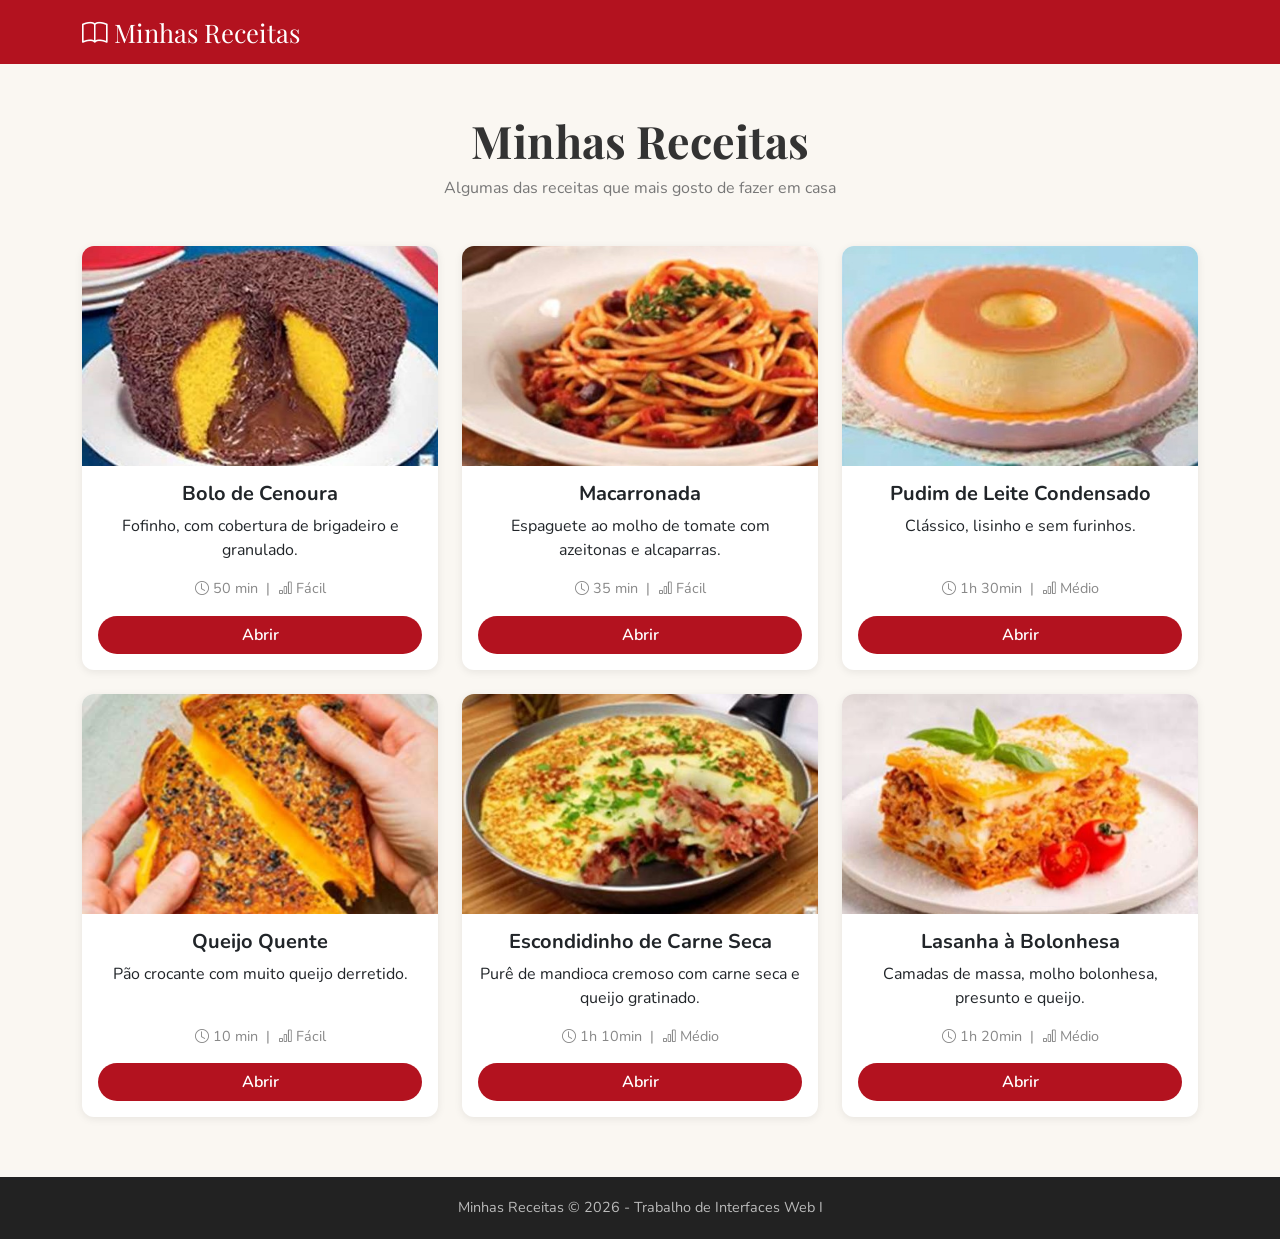
<file: index.html>
<!DOCTYPE html>
<html lang="pt-br">
<head>
  <meta charset="UTF-8">
  <meta name="viewport" content="width=device-width, initial-scale=1.0">
  <title>Minhas Receitas</title>
  <link href="https://cdn.jsdelivr.net/npm/bootstrap@5.3.3/dist/css/bootstrap.min.css" rel="stylesheet">
  <link href="https://cdn.jsdelivr.net/npm/bootstrap-icons@1.11.3/font/bootstrap-icons.min.css" rel="stylesheet">
  <link rel="preconnect" href="https://fonts.googleapis.com">
  <link href="https://fonts.googleapis.com/css2?family=Nunito:wght@400;600;700&family=Playfair+Display:wght@700&display=swap" rel="stylesheet">
  <link rel="stylesheet" href="css/style.css">
</head>
<body>

  <nav class="navbar navbar-dark">
    <div class="container">
      <a class="navbar-brand" href="index.html"><i class="bi bi-book"></i> Minhas Receitas</a>
    </div>
  </nav>

  <header class="topo">
    <div class="container">
      <h1>Minhas Receitas</h1>
      <p>Algumas das receitas que mais gosto de fazer em casa</p>
    </div>
  </header>

  <main class="container">
    <div class="row row-cols-1 row-cols-sm-2 row-cols-lg-3 g-4">

        <div class="col">
          <div class="card card-receita h-100">
            <img src="img/bolo-de-cenoura.jpg" class="card-img-top" alt="Bolo de Cenoura">
            <div class="card-body text-center d-flex flex-column">
              <h5 class="card-title">Bolo de Cenoura</h5>
              <p class="card-text">Fofinho, com cobertura de brigadeiro e granulado.</p>
              <p class="info-rapida mt-auto">
                <i class="bi bi-clock"></i> 50 min &nbsp;|&nbsp;
                <i class="bi bi-bar-chart"></i> Fácil
              </p>
              <a href="receitas/bolo-de-cenoura.html" class="btn btn-abrir">Abrir</a>
            </div>
          </div>
        </div>

        <div class="col">
          <div class="card card-receita h-100">
            <img src="img/macarronada.jpg" class="card-img-top" alt="Macarronada">
            <div class="card-body text-center d-flex flex-column">
              <h5 class="card-title">Macarronada</h5>
              <p class="card-text">Espaguete ao molho de tomate com azeitonas e alcaparras.</p>
              <p class="info-rapida mt-auto">
                <i class="bi bi-clock"></i> 35 min &nbsp;|&nbsp;
                <i class="bi bi-bar-chart"></i> Fácil
              </p>
              <a href="receitas/macarronada.html" class="btn btn-abrir">Abrir</a>
            </div>
          </div>
        </div>

        <div class="col">
          <div class="card card-receita h-100">
            <img src="img/pudim.jpg" class="card-img-top" alt="Pudim de Leite Condensado">
            <div class="card-body text-center d-flex flex-column">
              <h5 class="card-title">Pudim de Leite Condensado</h5>
              <p class="card-text">Clássico, lisinho e sem furinhos.</p>
              <p class="info-rapida mt-auto">
                <i class="bi bi-clock"></i> 1h 30min &nbsp;|&nbsp;
                <i class="bi bi-bar-chart"></i> Médio
              </p>
              <a href="receitas/pudim.html" class="btn btn-abrir">Abrir</a>
            </div>
          </div>
        </div>

        <div class="col">
          <div class="card card-receita h-100">
            <img src="img/queijo-quente.jpg" class="card-img-top" alt="Queijo Quente">
            <div class="card-body text-center d-flex flex-column">
              <h5 class="card-title">Queijo Quente</h5>
              <p class="card-text">Pão crocante com muito queijo derretido.</p>
              <p class="info-rapida mt-auto">
                <i class="bi bi-clock"></i> 10 min &nbsp;|&nbsp;
                <i class="bi bi-bar-chart"></i> Fácil
              </p>
              <a href="receitas/queijo-quente.html" class="btn btn-abrir">Abrir</a>
            </div>
          </div>
        </div>

        <div class="col">
          <div class="card card-receita h-100">
            <img src="img/escondidinho.jpg" class="card-img-top" alt="Escondidinho de Carne Seca">
            <div class="card-body text-center d-flex flex-column">
              <h5 class="card-title">Escondidinho de Carne Seca</h5>
              <p class="card-text">Purê de mandioca cremoso com carne seca e queijo gratinado.</p>
              <p class="info-rapida mt-auto">
                <i class="bi bi-clock"></i> 1h 10min &nbsp;|&nbsp;
                <i class="bi bi-bar-chart"></i> Médio
              </p>
              <a href="receitas/escondidinho.html" class="btn btn-abrir">Abrir</a>
            </div>
          </div>
        </div>

        <div class="col">
          <div class="card card-receita h-100">
            <img src="img/lasanha.jpg" class="card-img-top" alt="Lasanha à Bolonhesa">
            <div class="card-body text-center d-flex flex-column">
              <h5 class="card-title">Lasanha à Bolonhesa</h5>
              <p class="card-text">Camadas de massa, molho bolonhesa, presunto e queijo.</p>
              <p class="info-rapida mt-auto">
                <i class="bi bi-clock"></i> 1h 20min &nbsp;|&nbsp;
                <i class="bi bi-bar-chart"></i> Médio
              </p>
              <a href="receitas/lasanha.html" class="btn btn-abrir">Abrir</a>
            </div>
          </div>
        </div>

    </div>
  </main>

  <footer>
    <div class="container text-center">
      <p class="mb-0">Minhas Receitas &copy; 2026 - Trabalho de Interfaces Web I</p>
    </div>
  </footer>

  <script src="https://cdn.jsdelivr.net/npm/bootstrap@5.3.3/dist/js/bootstrap.bundle.min.js"></script>
</body>
</html>
</file>
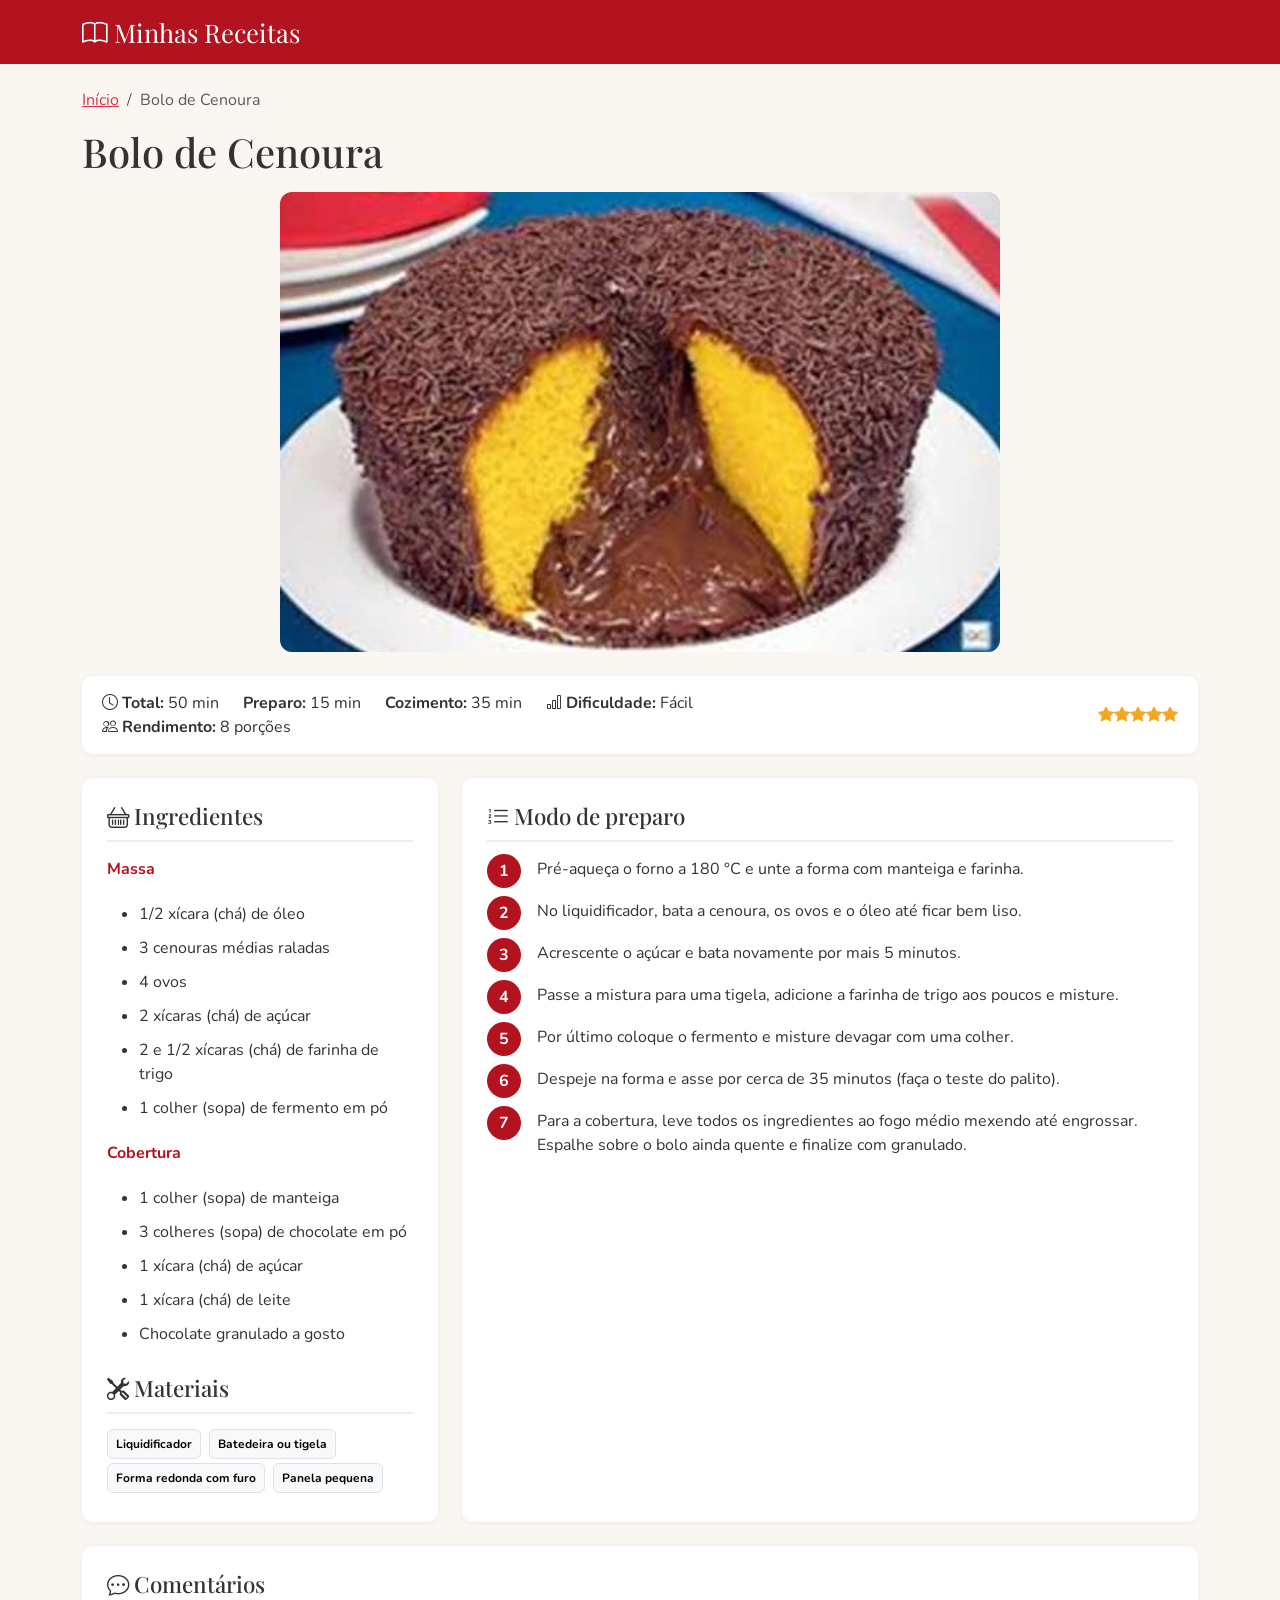
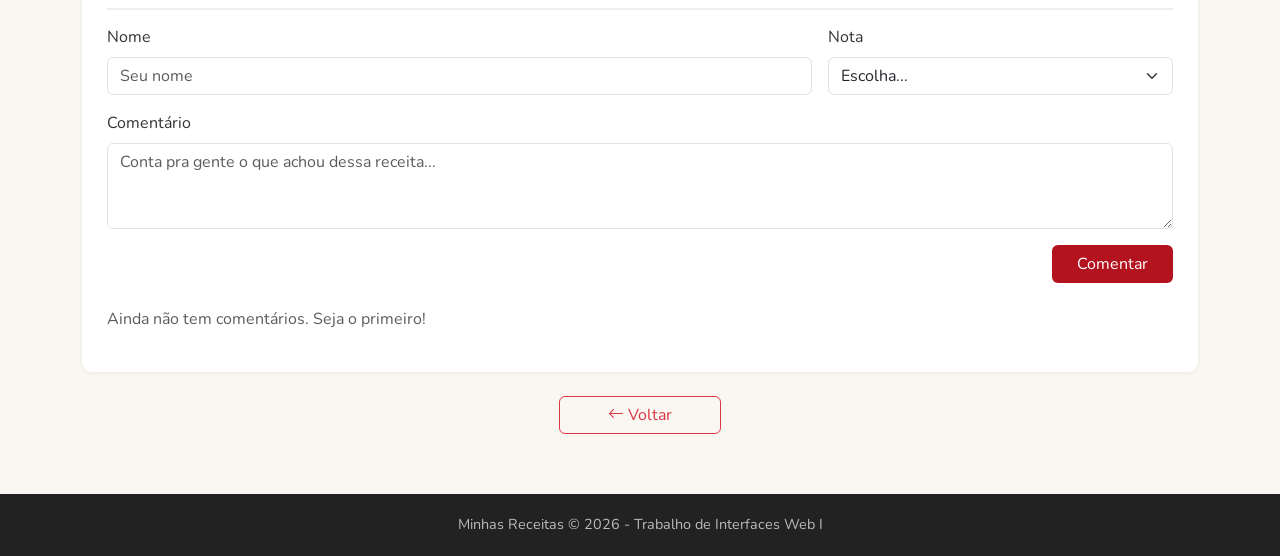
<file: receitas/bolo-de-cenoura.html>
<!DOCTYPE html>
<html lang="pt-br">
<head>
  <meta charset="UTF-8">
  <meta name="viewport" content="width=device-width, initial-scale=1.0">
  <title>Bolo de Cenoura - Minhas Receitas</title>
  <link href="https://cdn.jsdelivr.net/npm/bootstrap@5.3.3/dist/css/bootstrap.min.css" rel="stylesheet">
  <link href="https://cdn.jsdelivr.net/npm/bootstrap-icons@1.11.3/font/bootstrap-icons.min.css" rel="stylesheet">
  <link rel="preconnect" href="https://fonts.googleapis.com">
  <link href="https://fonts.googleapis.com/css2?family=Nunito:wght@400;600;700&family=Playfair+Display:wght@700&display=swap" rel="stylesheet">
  <link rel="stylesheet" href="../css/style.css">
</head>
<body data-receita="bolo-de-cenoura">

  <nav class="navbar navbar-dark">
    <div class="container">
      <a class="navbar-brand" href="../index.html"><i class="bi bi-book"></i> Minhas Receitas</a>
    </div>
  </nav>

  <main class="container mt-4">

    <nav aria-label="breadcrumb">
      <ol class="breadcrumb">
        <li class="breadcrumb-item"><a href="../index.html" class="text-danger">Início</a></li>
        <li class="breadcrumb-item active" aria-current="page">Bolo de Cenoura</li>
      </ol>
    </nav>

    <h1 class="mb-3">Bolo de Cenoura</h1>

    <img src="../img/bolo-de-cenoura.jpg" class="foto-receita mb-4" alt="Bolo de Cenoura">

    <!-- Informações gerais -->
    <div class="barra-info mb-4">
      <div class="row align-items-center">
        <div class="col-md-9">
          <span><i class="bi bi-clock"></i> <strong>Total:</strong> 50 min</span>
          <span><strong>Preparo:</strong> 15 min</span>
          <span><strong>Cozimento:</strong> 35 min</span>
          <span><i class="bi bi-bar-chart"></i> <strong>Dificuldade:</strong> Fácil</span>
          <span><i class="bi bi-people"></i> <strong>Rendimento:</strong> 8 porções</span>
        </div>
        <div class="col-md-3 text-md-end estrelas">
          <i class="bi bi-star-fill"></i><i class="bi bi-star-fill"></i><i class="bi bi-star-fill"></i><i class="bi bi-star-fill"></i><i class="bi bi-star-fill"></i>
        </div>
      </div>
    </div>

    <div class="row g-4">
      <!-- Ingredientes -->
      <div class="col-lg-4">
        <div class="caixa">
          <h3><i class="bi bi-basket"></i> Ingredientes</h3>
            <p class="subtitulo">Massa</p>
            <ul class="lista-ingredientes">
              <li>1/2 xícara (chá) de óleo</li>
              <li>3 cenouras médias raladas</li>
              <li>4 ovos</li>
              <li>2 xícaras (chá) de açúcar</li>
              <li>2 e 1/2 xícaras (chá) de farinha de trigo</li>
              <li>1 colher (sopa) de fermento em pó</li>
            </ul>
            <p class="subtitulo">Cobertura</p>
            <ul class="lista-ingredientes">
              <li>1 colher (sopa) de manteiga</li>
              <li>3 colheres (sopa) de chocolate em pó</li>
              <li>1 xícara (chá) de açúcar</li>
              <li>1 xícara (chá) de leite</li>
              <li>Chocolate granulado a gosto</li>
            </ul>

          <h3 class="mt-4"><i class="bi bi-tools"></i> Materiais</h3>
          <div>
              <span class="badge text-bg-light border me-1 mb-1 p-2">Liquidificador</span>
              <span class="badge text-bg-light border me-1 mb-1 p-2">Batedeira ou tigela</span>
              <span class="badge text-bg-light border me-1 mb-1 p-2">Forma redonda com furo</span>
              <span class="badge text-bg-light border me-1 mb-1 p-2">Panela pequena</span>
          </div>
        </div>
      </div>

      <!-- Modo de preparo -->
      <div class="col-lg-8">
        <div class="caixa">
          <h3><i class="bi bi-list-ol"></i> Modo de preparo</h3>
          <ol class="passos">
              <li>Pré-aqueça o forno a 180 °C e unte a forma com manteiga e farinha.</li>
              <li>No liquidificador, bata a cenoura, os ovos e o óleo até ficar bem liso.</li>
              <li>Acrescente o açúcar e bata novamente por mais 5 minutos.</li>
              <li>Passe a mistura para uma tigela, adicione a farinha de trigo aos poucos e misture.</li>
              <li>Por último coloque o fermento e misture devagar com uma colher.</li>
              <li>Despeje na forma e asse por cerca de 35 minutos (faça o teste do palito).</li>
              <li>Para a cobertura, leve todos os ingredientes ao fogo médio mexendo até engrossar. Espalhe sobre o bolo ainda quente e finalize com granulado.</li>
          </ol>
        </div>
      </div>
    </div>

    <!-- Comentários -->
    <section class="caixa mt-4">
      <h3><i class="bi bi-chat-dots"></i> Comentários</h3>

      <form id="form-comentario" class="mb-4" novalidate>
        <div class="row g-3">
          <div class="col-md-8">
            <label for="nome" class="form-label">Nome</label>
            <input type="text" class="form-control" id="nome" placeholder="Seu nome" required>
            <div class="invalid-feedback">Digite seu nome.</div>
          </div>
          <div class="col-md-4">
            <label for="nota" class="form-label">Nota</label>
            <select class="form-select" id="nota" required>
              <option value="">Escolha...</option>
              <option value="5">5 - Excelente</option>
              <option value="4">4 - Muito boa</option>
              <option value="3">3 - Boa</option>
              <option value="2">2 - Regular</option>
              <option value="1">1 - Ruim</option>
            </select>
            <div class="invalid-feedback">Escolha uma nota.</div>
          </div>
          <div class="col-12">
            <label for="comentario" class="form-label">Comentário</label>
            <textarea class="form-control" id="comentario" rows="3" placeholder="Conta pra gente o que achou dessa receita..." required></textarea>
            <div class="invalid-feedback">Escreva um comentário.</div>
          </div>
          <div class="col-12 text-end">
            <button type="submit" class="btn btn-vermelho px-4">Comentar</button>
          </div>
        </div>
      </form>

      <div id="lista-comentarios"></div>
    </section>

    <div class="text-center mt-4">
      <a href="../index.html" class="btn btn-outline-danger px-5"><i class="bi bi-arrow-left"></i> Voltar</a>
    </div>

  </main>

  <footer>
    <div class="container text-center">
      <p class="mb-0">Minhas Receitas &copy; 2026 - Trabalho de Interfaces Web I</p>
    </div>
  </footer>

  <script src="https://cdn.jsdelivr.net/npm/bootstrap@5.3.3/dist/js/bootstrap.bundle.min.js"></script>
  <script src="../js/comentarios.js"></script>
</body>
</html>
</file>
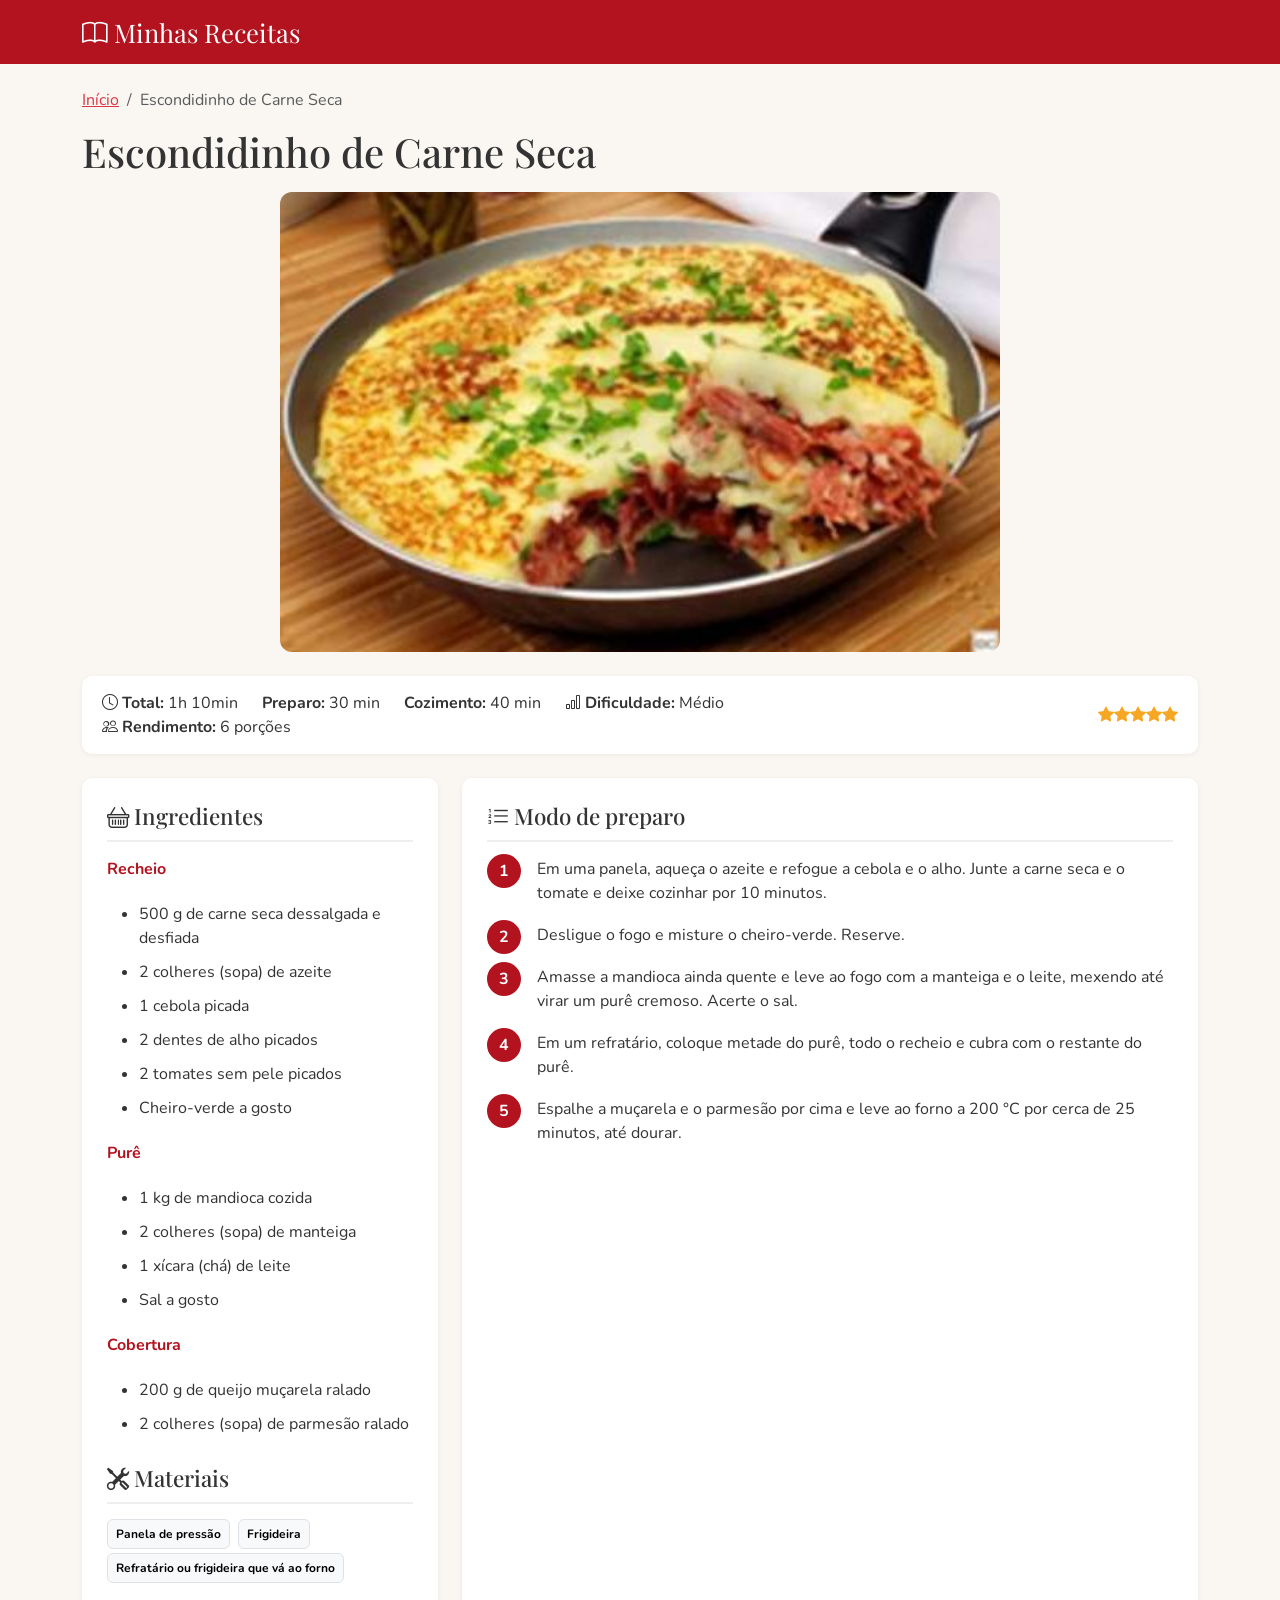
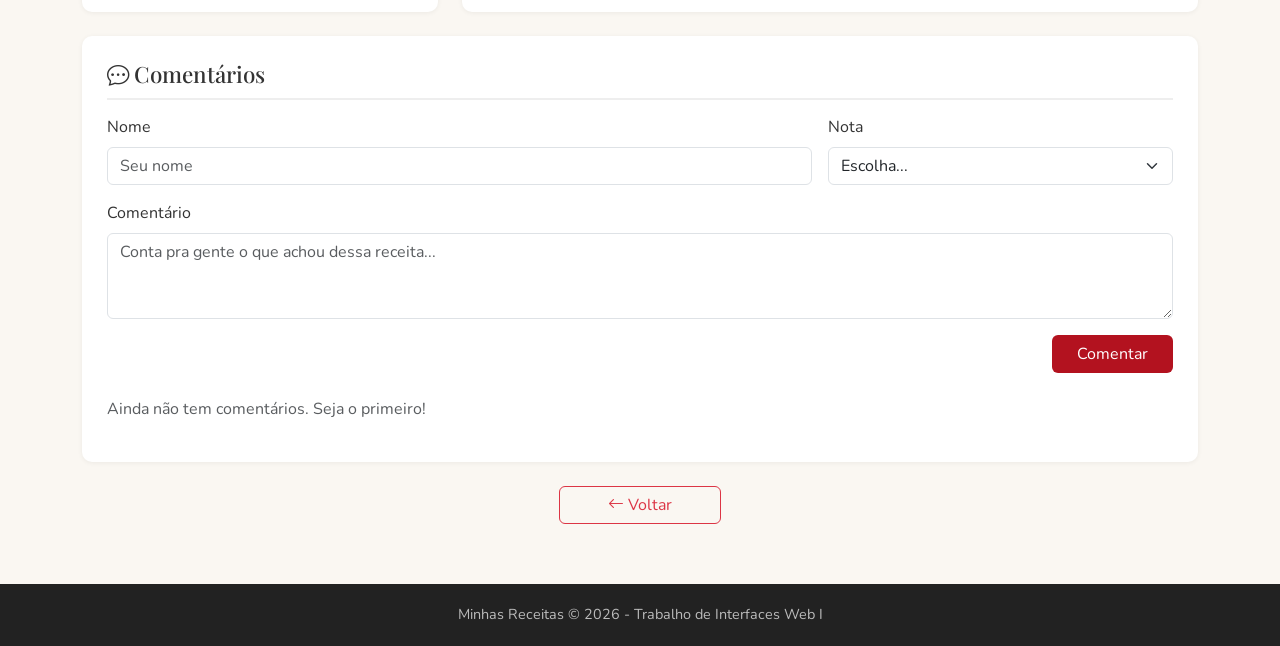
<file: receitas/escondidinho.html>
<!DOCTYPE html>
<html lang="pt-br">
<head>
  <meta charset="UTF-8">
  <meta name="viewport" content="width=device-width, initial-scale=1.0">
  <title>Escondidinho de Carne Seca - Minhas Receitas</title>
  <link href="https://cdn.jsdelivr.net/npm/bootstrap@5.3.3/dist/css/bootstrap.min.css" rel="stylesheet">
  <link href="https://cdn.jsdelivr.net/npm/bootstrap-icons@1.11.3/font/bootstrap-icons.min.css" rel="stylesheet">
  <link rel="preconnect" href="https://fonts.googleapis.com">
  <link href="https://fonts.googleapis.com/css2?family=Nunito:wght@400;600;700&family=Playfair+Display:wght@700&display=swap" rel="stylesheet">
  <link rel="stylesheet" href="../css/style.css">
</head>
<body data-receita="escondidinho">

  <nav class="navbar navbar-dark">
    <div class="container">
      <a class="navbar-brand" href="../index.html"><i class="bi bi-book"></i> Minhas Receitas</a>
    </div>
  </nav>

  <main class="container mt-4">

    <nav aria-label="breadcrumb">
      <ol class="breadcrumb">
        <li class="breadcrumb-item"><a href="../index.html" class="text-danger">Início</a></li>
        <li class="breadcrumb-item active" aria-current="page">Escondidinho de Carne Seca</li>
      </ol>
    </nav>

    <h1 class="mb-3">Escondidinho de Carne Seca</h1>

    <img src="../img/escondidinho.jpg" class="foto-receita mb-4" alt="Escondidinho de Carne Seca">

    <!-- Informações gerais -->
    <div class="barra-info mb-4">
      <div class="row align-items-center">
        <div class="col-md-9">
          <span><i class="bi bi-clock"></i> <strong>Total:</strong> 1h 10min</span>
          <span><strong>Preparo:</strong> 30 min</span>
          <span><strong>Cozimento:</strong> 40 min</span>
          <span><i class="bi bi-bar-chart"></i> <strong>Dificuldade:</strong> Médio</span>
          <span><i class="bi bi-people"></i> <strong>Rendimento:</strong> 6 porções</span>
        </div>
        <div class="col-md-3 text-md-end estrelas">
          <i class="bi bi-star-fill"></i><i class="bi bi-star-fill"></i><i class="bi bi-star-fill"></i><i class="bi bi-star-fill"></i><i class="bi bi-star-fill"></i>
        </div>
      </div>
    </div>

    <div class="row g-4">
      <!-- Ingredientes -->
      <div class="col-lg-4">
        <div class="caixa">
          <h3><i class="bi bi-basket"></i> Ingredientes</h3>
            <p class="subtitulo">Recheio</p>
            <ul class="lista-ingredientes">
              <li>500 g de carne seca dessalgada e desfiada</li>
              <li>2 colheres (sopa) de azeite</li>
              <li>1 cebola picada</li>
              <li>2 dentes de alho picados</li>
              <li>2 tomates sem pele picados</li>
              <li>Cheiro-verde a gosto</li>
            </ul>
            <p class="subtitulo">Purê</p>
            <ul class="lista-ingredientes">
              <li>1 kg de mandioca cozida</li>
              <li>2 colheres (sopa) de manteiga</li>
              <li>1 xícara (chá) de leite</li>
              <li>Sal a gosto</li>
            </ul>
            <p class="subtitulo">Cobertura</p>
            <ul class="lista-ingredientes">
              <li>200 g de queijo muçarela ralado</li>
              <li>2 colheres (sopa) de parmesão ralado</li>
            </ul>

          <h3 class="mt-4"><i class="bi bi-tools"></i> Materiais</h3>
          <div>
              <span class="badge text-bg-light border me-1 mb-1 p-2">Panela de pressão</span>
              <span class="badge text-bg-light border me-1 mb-1 p-2">Frigideira</span>
              <span class="badge text-bg-light border me-1 mb-1 p-2">Refratário ou frigideira que vá ao forno</span>
          </div>
        </div>
      </div>

      <!-- Modo de preparo -->
      <div class="col-lg-8">
        <div class="caixa">
          <h3><i class="bi bi-list-ol"></i> Modo de preparo</h3>
          <ol class="passos">
              <li>Em uma panela, aqueça o azeite e refogue a cebola e o alho. Junte a carne seca e o tomate e deixe cozinhar por 10 minutos.</li>
              <li>Desligue o fogo e misture o cheiro-verde. Reserve.</li>
              <li>Amasse a mandioca ainda quente e leve ao fogo com a manteiga e o leite, mexendo até virar um purê cremoso. Acerte o sal.</li>
              <li>Em um refratário, coloque metade do purê, todo o recheio e cubra com o restante do purê.</li>
              <li>Espalhe a muçarela e o parmesão por cima e leve ao forno a 200 °C por cerca de 25 minutos, até dourar.</li>
          </ol>
        </div>
      </div>
    </div>

    <!-- Comentários -->
    <section class="caixa mt-4">
      <h3><i class="bi bi-chat-dots"></i> Comentários</h3>

      <form id="form-comentario" class="mb-4" novalidate>
        <div class="row g-3">
          <div class="col-md-8">
            <label for="nome" class="form-label">Nome</label>
            <input type="text" class="form-control" id="nome" placeholder="Seu nome" required>
            <div class="invalid-feedback">Digite seu nome.</div>
          </div>
          <div class="col-md-4">
            <label for="nota" class="form-label">Nota</label>
            <select class="form-select" id="nota" required>
              <option value="">Escolha...</option>
              <option value="5">5 - Excelente</option>
              <option value="4">4 - Muito boa</option>
              <option value="3">3 - Boa</option>
              <option value="2">2 - Regular</option>
              <option value="1">1 - Ruim</option>
            </select>
            <div class="invalid-feedback">Escolha uma nota.</div>
          </div>
          <div class="col-12">
            <label for="comentario" class="form-label">Comentário</label>
            <textarea class="form-control" id="comentario" rows="3" placeholder="Conta pra gente o que achou dessa receita..." required></textarea>
            <div class="invalid-feedback">Escreva um comentário.</div>
          </div>
          <div class="col-12 text-end">
            <button type="submit" class="btn btn-vermelho px-4">Comentar</button>
          </div>
        </div>
      </form>

      <div id="lista-comentarios"></div>
    </section>

    <div class="text-center mt-4">
      <a href="../index.html" class="btn btn-outline-danger px-5"><i class="bi bi-arrow-left"></i> Voltar</a>
    </div>

  </main>

  <footer>
    <div class="container text-center">
      <p class="mb-0">Minhas Receitas &copy; 2026 - Trabalho de Interfaces Web I</p>
    </div>
  </footer>

  <script src="https://cdn.jsdelivr.net/npm/bootstrap@5.3.3/dist/js/bootstrap.bundle.min.js"></script>
  <script src="../js/comentarios.js"></script>
</body>
</html>
</file>
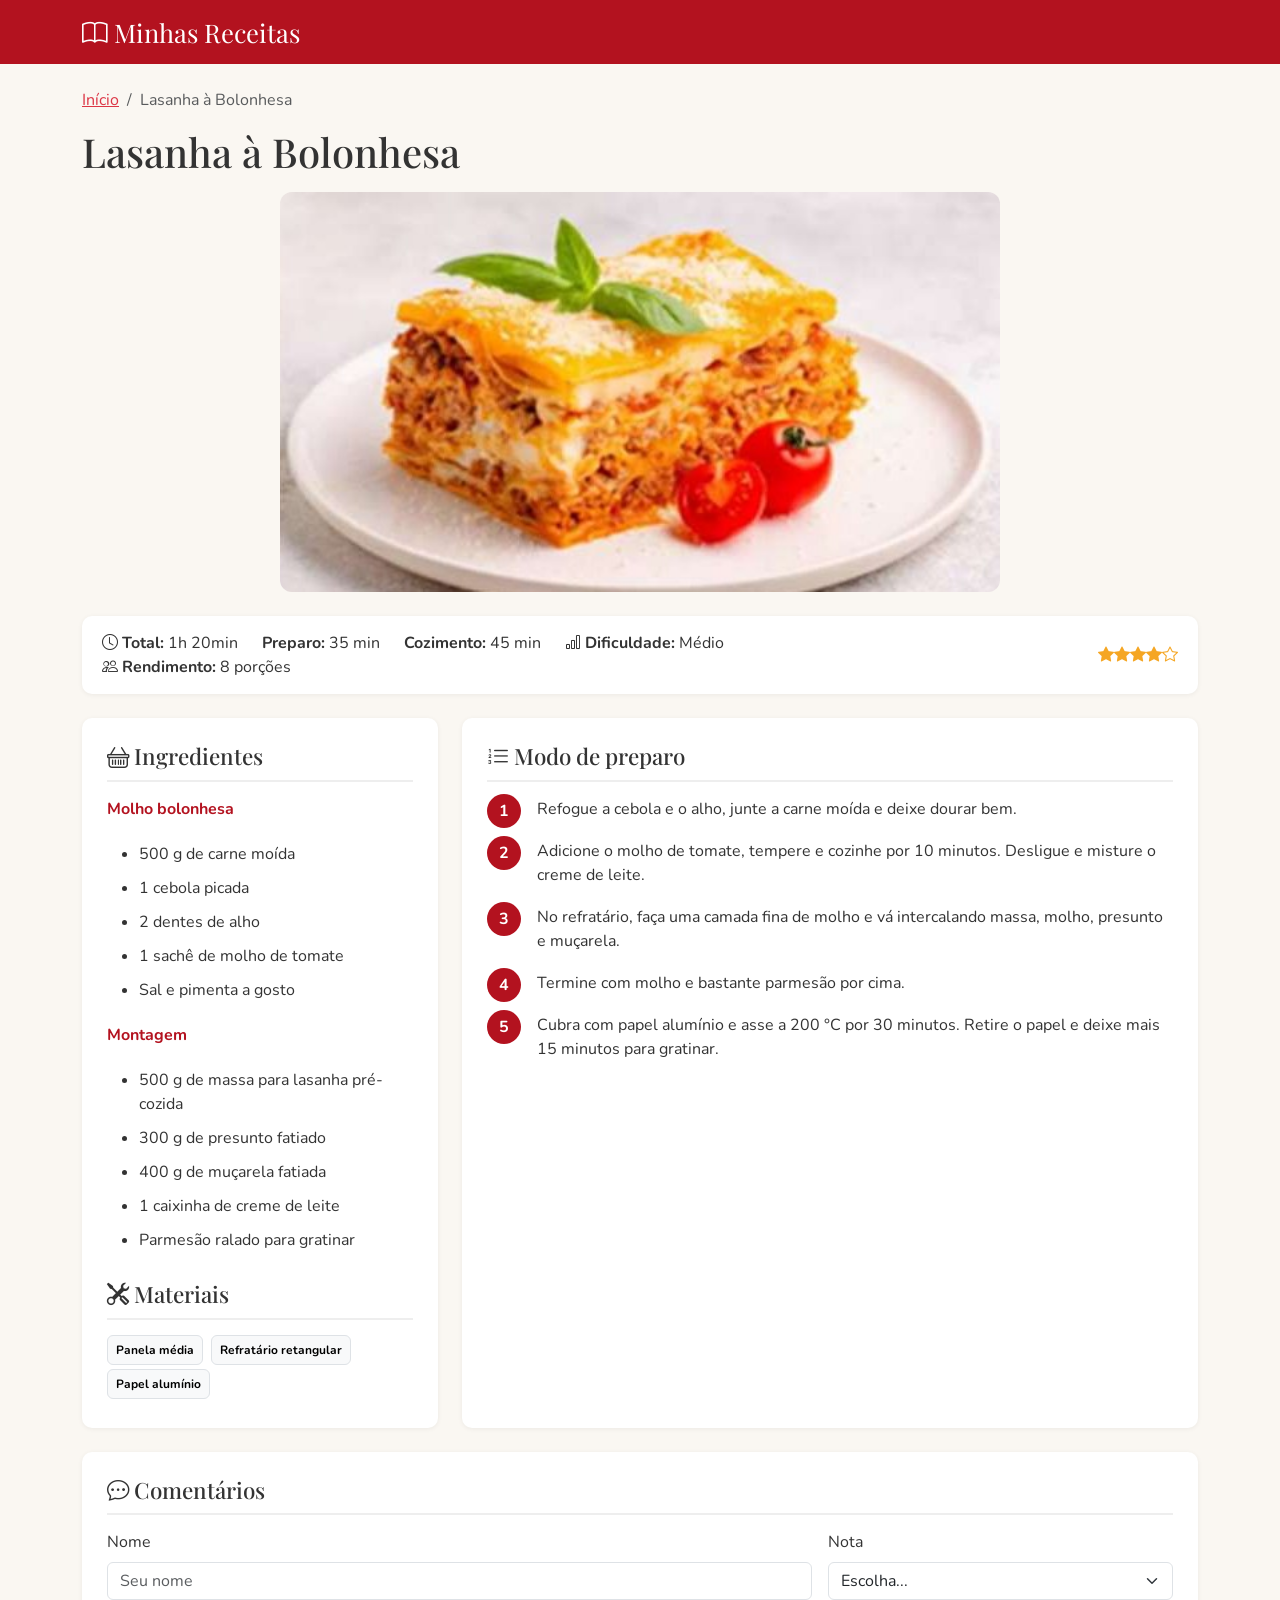
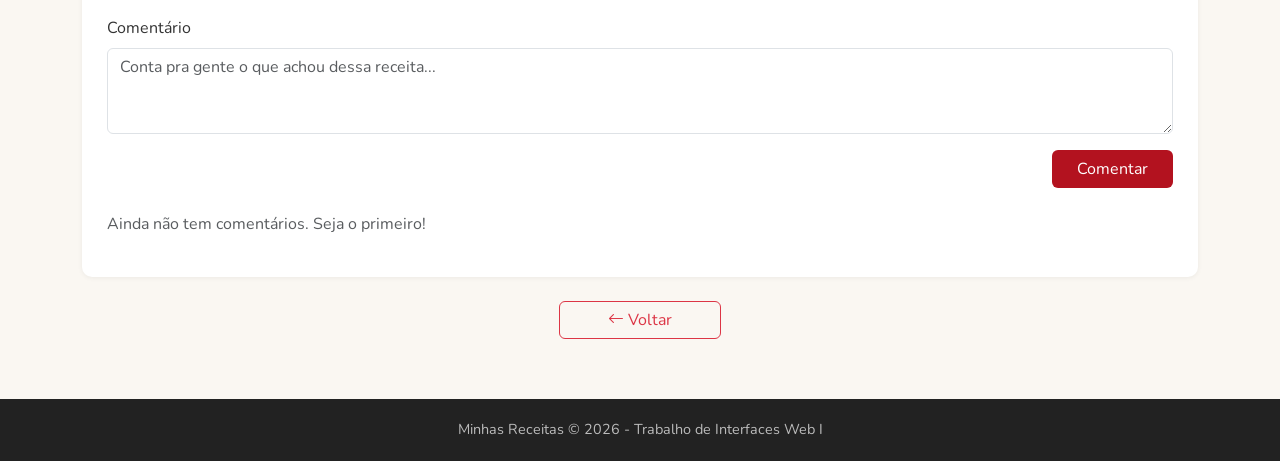
<file: receitas/lasanha.html>
<!DOCTYPE html>
<html lang="pt-br">
<head>
  <meta charset="UTF-8">
  <meta name="viewport" content="width=device-width, initial-scale=1.0">
  <title>Lasanha à Bolonhesa - Minhas Receitas</title>
  <link href="https://cdn.jsdelivr.net/npm/bootstrap@5.3.3/dist/css/bootstrap.min.css" rel="stylesheet">
  <link href="https://cdn.jsdelivr.net/npm/bootstrap-icons@1.11.3/font/bootstrap-icons.min.css" rel="stylesheet">
  <link rel="preconnect" href="https://fonts.googleapis.com">
  <link href="https://fonts.googleapis.com/css2?family=Nunito:wght@400;600;700&family=Playfair+Display:wght@700&display=swap" rel="stylesheet">
  <link rel="stylesheet" href="../css/style.css">
</head>
<body data-receita="lasanha">

  <nav class="navbar navbar-dark">
    <div class="container">
      <a class="navbar-brand" href="../index.html"><i class="bi bi-book"></i> Minhas Receitas</a>
    </div>
  </nav>

  <main class="container mt-4">

    <nav aria-label="breadcrumb">
      <ol class="breadcrumb">
        <li class="breadcrumb-item"><a href="../index.html" class="text-danger">Início</a></li>
        <li class="breadcrumb-item active" aria-current="page">Lasanha à Bolonhesa</li>
      </ol>
    </nav>

    <h1 class="mb-3">Lasanha à Bolonhesa</h1>

    <img src="../img/lasanha.jpg" class="foto-receita mb-4" alt="Lasanha à Bolonhesa">

    <!-- Informações gerais -->
    <div class="barra-info mb-4">
      <div class="row align-items-center">
        <div class="col-md-9">
          <span><i class="bi bi-clock"></i> <strong>Total:</strong> 1h 20min</span>
          <span><strong>Preparo:</strong> 35 min</span>
          <span><strong>Cozimento:</strong> 45 min</span>
          <span><i class="bi bi-bar-chart"></i> <strong>Dificuldade:</strong> Médio</span>
          <span><i class="bi bi-people"></i> <strong>Rendimento:</strong> 8 porções</span>
        </div>
        <div class="col-md-3 text-md-end estrelas">
          <i class="bi bi-star-fill"></i><i class="bi bi-star-fill"></i><i class="bi bi-star-fill"></i><i class="bi bi-star-fill"></i><i class="bi bi-star"></i>
        </div>
      </div>
    </div>

    <div class="row g-4">
      <!-- Ingredientes -->
      <div class="col-lg-4">
        <div class="caixa">
          <h3><i class="bi bi-basket"></i> Ingredientes</h3>
            <p class="subtitulo">Molho bolonhesa</p>
            <ul class="lista-ingredientes">
              <li>500 g de carne moída</li>
              <li>1 cebola picada</li>
              <li>2 dentes de alho</li>
              <li>1 sachê de molho de tomate</li>
              <li>Sal e pimenta a gosto</li>
            </ul>
            <p class="subtitulo">Montagem</p>
            <ul class="lista-ingredientes">
              <li>500 g de massa para lasanha pré-cozida</li>
              <li>300 g de presunto fatiado</li>
              <li>400 g de muçarela fatiada</li>
              <li>1 caixinha de creme de leite</li>
              <li>Parmesão ralado para gratinar</li>
            </ul>

          <h3 class="mt-4"><i class="bi bi-tools"></i> Materiais</h3>
          <div>
              <span class="badge text-bg-light border me-1 mb-1 p-2">Panela média</span>
              <span class="badge text-bg-light border me-1 mb-1 p-2">Refratário retangular</span>
              <span class="badge text-bg-light border me-1 mb-1 p-2">Papel alumínio</span>
          </div>
        </div>
      </div>

      <!-- Modo de preparo -->
      <div class="col-lg-8">
        <div class="caixa">
          <h3><i class="bi bi-list-ol"></i> Modo de preparo</h3>
          <ol class="passos">
              <li>Refogue a cebola e o alho, junte a carne moída e deixe dourar bem.</li>
              <li>Adicione o molho de tomate, tempere e cozinhe por 10 minutos. Desligue e misture o creme de leite.</li>
              <li>No refratário, faça uma camada fina de molho e vá intercalando massa, molho, presunto e muçarela.</li>
              <li>Termine com molho e bastante parmesão por cima.</li>
              <li>Cubra com papel alumínio e asse a 200 °C por 30 minutos. Retire o papel e deixe mais 15 minutos para gratinar.</li>
          </ol>
        </div>
      </div>
    </div>

    <!-- Comentários -->
    <section class="caixa mt-4">
      <h3><i class="bi bi-chat-dots"></i> Comentários</h3>

      <form id="form-comentario" class="mb-4" novalidate>
        <div class="row g-3">
          <div class="col-md-8">
            <label for="nome" class="form-label">Nome</label>
            <input type="text" class="form-control" id="nome" placeholder="Seu nome" required>
            <div class="invalid-feedback">Digite seu nome.</div>
          </div>
          <div class="col-md-4">
            <label for="nota" class="form-label">Nota</label>
            <select class="form-select" id="nota" required>
              <option value="">Escolha...</option>
              <option value="5">5 - Excelente</option>
              <option value="4">4 - Muito boa</option>
              <option value="3">3 - Boa</option>
              <option value="2">2 - Regular</option>
              <option value="1">1 - Ruim</option>
            </select>
            <div class="invalid-feedback">Escolha uma nota.</div>
          </div>
          <div class="col-12">
            <label for="comentario" class="form-label">Comentário</label>
            <textarea class="form-control" id="comentario" rows="3" placeholder="Conta pra gente o que achou dessa receita..." required></textarea>
            <div class="invalid-feedback">Escreva um comentário.</div>
          </div>
          <div class="col-12 text-end">
            <button type="submit" class="btn btn-vermelho px-4">Comentar</button>
          </div>
        </div>
      </form>

      <div id="lista-comentarios"></div>
    </section>

    <div class="text-center mt-4">
      <a href="../index.html" class="btn btn-outline-danger px-5"><i class="bi bi-arrow-left"></i> Voltar</a>
    </div>

  </main>

  <footer>
    <div class="container text-center">
      <p class="mb-0">Minhas Receitas &copy; 2026 - Trabalho de Interfaces Web I</p>
    </div>
  </footer>

  <script src="https://cdn.jsdelivr.net/npm/bootstrap@5.3.3/dist/js/bootstrap.bundle.min.js"></script>
  <script src="../js/comentarios.js"></script>
</body>
</html>
</file>
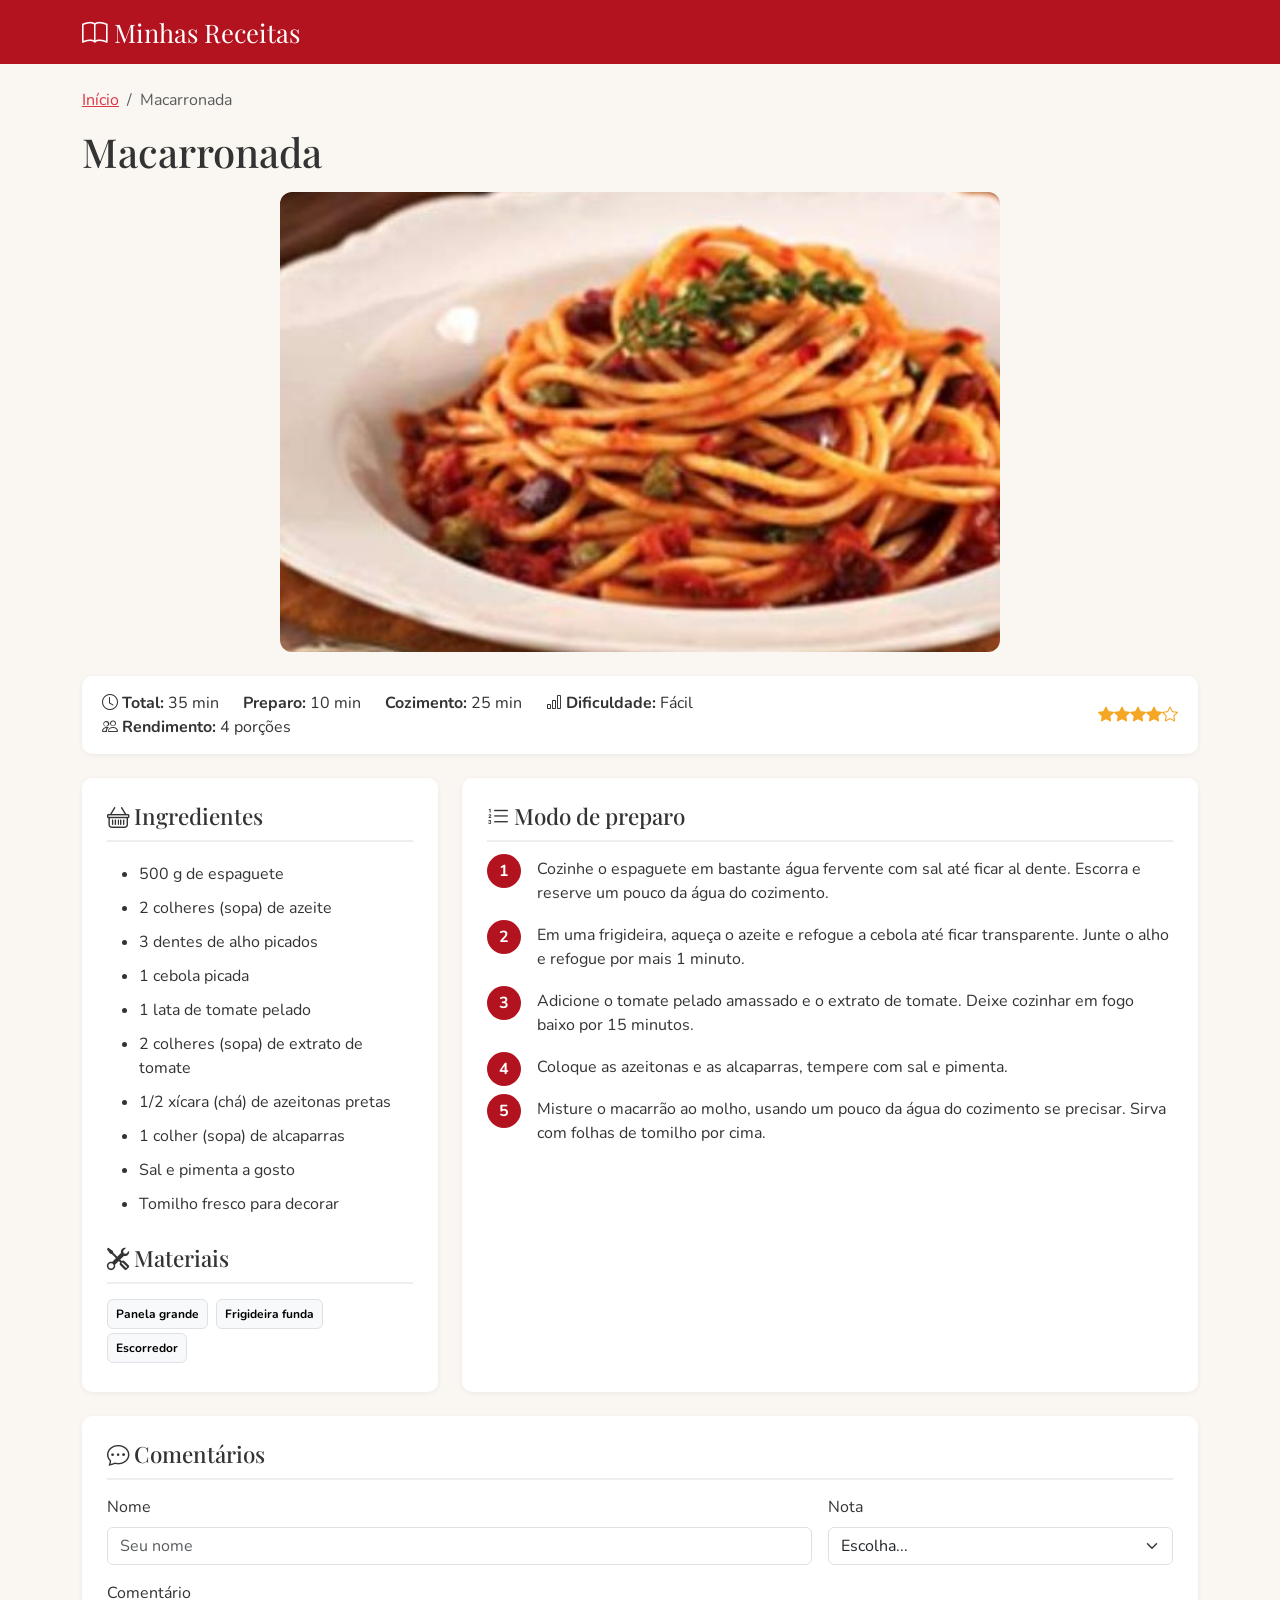
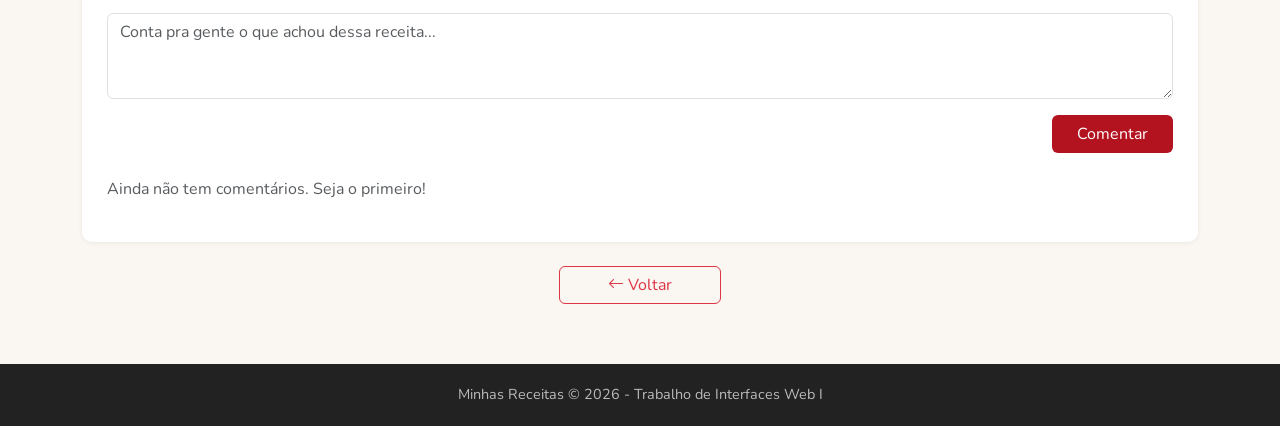
<file: receitas/macarronada.html>
<!DOCTYPE html>
<html lang="pt-br">
<head>
  <meta charset="UTF-8">
  <meta name="viewport" content="width=device-width, initial-scale=1.0">
  <title>Macarronada - Minhas Receitas</title>
  <link href="https://cdn.jsdelivr.net/npm/bootstrap@5.3.3/dist/css/bootstrap.min.css" rel="stylesheet">
  <link href="https://cdn.jsdelivr.net/npm/bootstrap-icons@1.11.3/font/bootstrap-icons.min.css" rel="stylesheet">
  <link rel="preconnect" href="https://fonts.googleapis.com">
  <link href="https://fonts.googleapis.com/css2?family=Nunito:wght@400;600;700&family=Playfair+Display:wght@700&display=swap" rel="stylesheet">
  <link rel="stylesheet" href="../css/style.css">
</head>
<body data-receita="macarronada">

  <nav class="navbar navbar-dark">
    <div class="container">
      <a class="navbar-brand" href="../index.html"><i class="bi bi-book"></i> Minhas Receitas</a>
    </div>
  </nav>

  <main class="container mt-4">

    <nav aria-label="breadcrumb">
      <ol class="breadcrumb">
        <li class="breadcrumb-item"><a href="../index.html" class="text-danger">Início</a></li>
        <li class="breadcrumb-item active" aria-current="page">Macarronada</li>
      </ol>
    </nav>

    <h1 class="mb-3">Macarronada</h1>

    <img src="../img/macarronada.jpg" class="foto-receita mb-4" alt="Macarronada">

    <!-- Informações gerais -->
    <div class="barra-info mb-4">
      <div class="row align-items-center">
        <div class="col-md-9">
          <span><i class="bi bi-clock"></i> <strong>Total:</strong> 35 min</span>
          <span><strong>Preparo:</strong> 10 min</span>
          <span><strong>Cozimento:</strong> 25 min</span>
          <span><i class="bi bi-bar-chart"></i> <strong>Dificuldade:</strong> Fácil</span>
          <span><i class="bi bi-people"></i> <strong>Rendimento:</strong> 4 porções</span>
        </div>
        <div class="col-md-3 text-md-end estrelas">
          <i class="bi bi-star-fill"></i><i class="bi bi-star-fill"></i><i class="bi bi-star-fill"></i><i class="bi bi-star-fill"></i><i class="bi bi-star"></i>
        </div>
      </div>
    </div>

    <div class="row g-4">
      <!-- Ingredientes -->
      <div class="col-lg-4">
        <div class="caixa">
          <h3><i class="bi bi-basket"></i> Ingredientes</h3>
            <ul class="lista-ingredientes">
              <li>500 g de espaguete</li>
              <li>2 colheres (sopa) de azeite</li>
              <li>3 dentes de alho picados</li>
              <li>1 cebola picada</li>
              <li>1 lata de tomate pelado</li>
              <li>2 colheres (sopa) de extrato de tomate</li>
              <li>1/2 xícara (chá) de azeitonas pretas</li>
              <li>1 colher (sopa) de alcaparras</li>
              <li>Sal e pimenta a gosto</li>
              <li>Tomilho fresco para decorar</li>
            </ul>

          <h3 class="mt-4"><i class="bi bi-tools"></i> Materiais</h3>
          <div>
              <span class="badge text-bg-light border me-1 mb-1 p-2">Panela grande</span>
              <span class="badge text-bg-light border me-1 mb-1 p-2">Frigideira funda</span>
              <span class="badge text-bg-light border me-1 mb-1 p-2">Escorredor</span>
          </div>
        </div>
      </div>

      <!-- Modo de preparo -->
      <div class="col-lg-8">
        <div class="caixa">
          <h3><i class="bi bi-list-ol"></i> Modo de preparo</h3>
          <ol class="passos">
              <li>Cozinhe o espaguete em bastante água fervente com sal até ficar al dente. Escorra e reserve um pouco da água do cozimento.</li>
              <li>Em uma frigideira, aqueça o azeite e refogue a cebola até ficar transparente. Junte o alho e refogue por mais 1 minuto.</li>
              <li>Adicione o tomate pelado amassado e o extrato de tomate. Deixe cozinhar em fogo baixo por 15 minutos.</li>
              <li>Coloque as azeitonas e as alcaparras, tempere com sal e pimenta.</li>
              <li>Misture o macarrão ao molho, usando um pouco da água do cozimento se precisar. Sirva com folhas de tomilho por cima.</li>
          </ol>
        </div>
      </div>
    </div>

    <!-- Comentários -->
    <section class="caixa mt-4">
      <h3><i class="bi bi-chat-dots"></i> Comentários</h3>

      <form id="form-comentario" class="mb-4" novalidate>
        <div class="row g-3">
          <div class="col-md-8">
            <label for="nome" class="form-label">Nome</label>
            <input type="text" class="form-control" id="nome" placeholder="Seu nome" required>
            <div class="invalid-feedback">Digite seu nome.</div>
          </div>
          <div class="col-md-4">
            <label for="nota" class="form-label">Nota</label>
            <select class="form-select" id="nota" required>
              <option value="">Escolha...</option>
              <option value="5">5 - Excelente</option>
              <option value="4">4 - Muito boa</option>
              <option value="3">3 - Boa</option>
              <option value="2">2 - Regular</option>
              <option value="1">1 - Ruim</option>
            </select>
            <div class="invalid-feedback">Escolha uma nota.</div>
          </div>
          <div class="col-12">
            <label for="comentario" class="form-label">Comentário</label>
            <textarea class="form-control" id="comentario" rows="3" placeholder="Conta pra gente o que achou dessa receita..." required></textarea>
            <div class="invalid-feedback">Escreva um comentário.</div>
          </div>
          <div class="col-12 text-end">
            <button type="submit" class="btn btn-vermelho px-4">Comentar</button>
          </div>
        </div>
      </form>

      <div id="lista-comentarios"></div>
    </section>

    <div class="text-center mt-4">
      <a href="../index.html" class="btn btn-outline-danger px-5"><i class="bi bi-arrow-left"></i> Voltar</a>
    </div>

  </main>

  <footer>
    <div class="container text-center">
      <p class="mb-0">Minhas Receitas &copy; 2026 - Trabalho de Interfaces Web I</p>
    </div>
  </footer>

  <script src="https://cdn.jsdelivr.net/npm/bootstrap@5.3.3/dist/js/bootstrap.bundle.min.js"></script>
  <script src="../js/comentarios.js"></script>
</body>
</html>
</file>
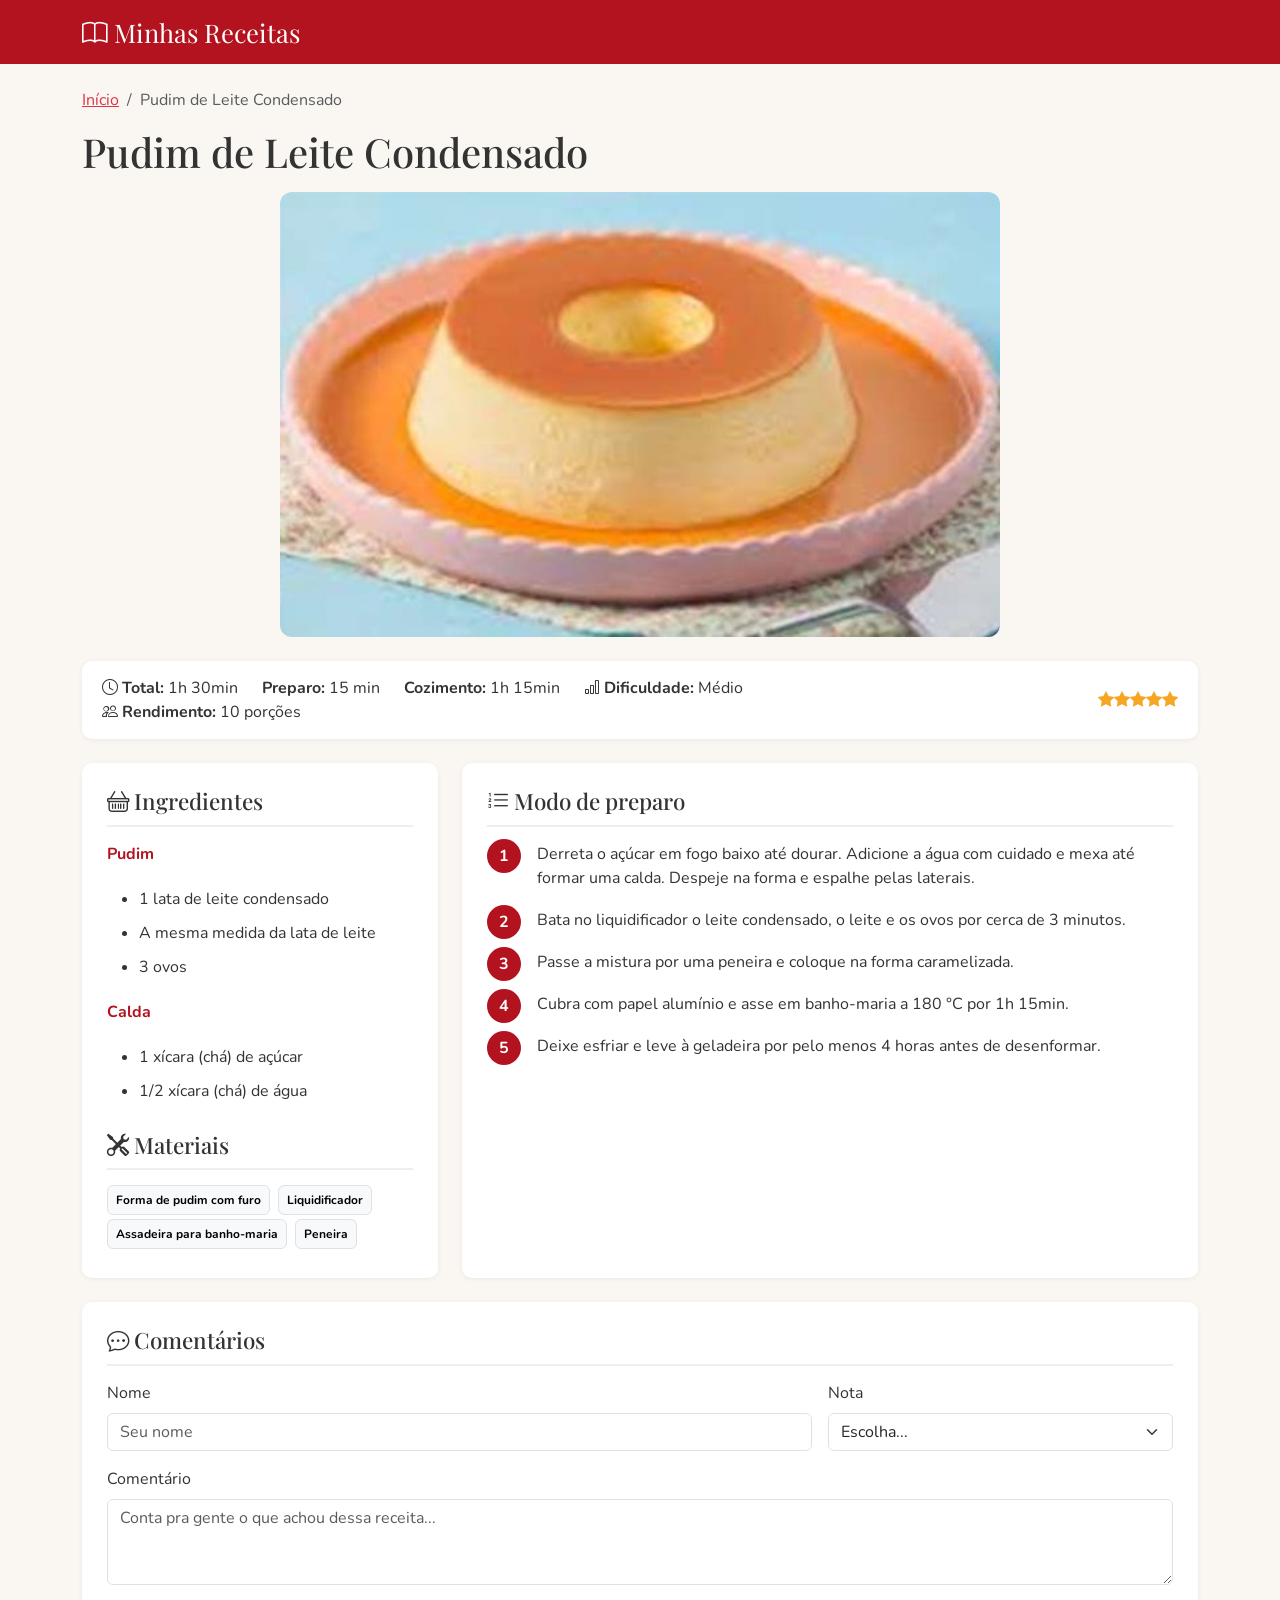
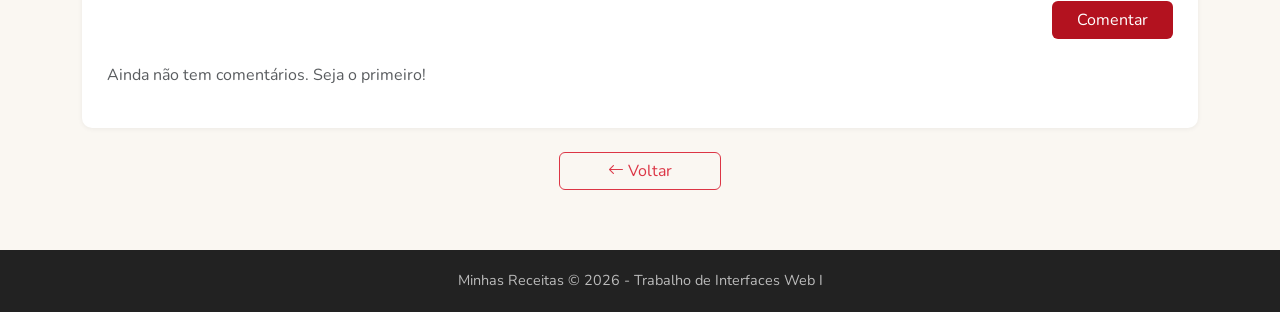
<file: receitas/pudim.html>
<!DOCTYPE html>
<html lang="pt-br">
<head>
  <meta charset="UTF-8">
  <meta name="viewport" content="width=device-width, initial-scale=1.0">
  <title>Pudim de Leite Condensado - Minhas Receitas</title>
  <link href="https://cdn.jsdelivr.net/npm/bootstrap@5.3.3/dist/css/bootstrap.min.css" rel="stylesheet">
  <link href="https://cdn.jsdelivr.net/npm/bootstrap-icons@1.11.3/font/bootstrap-icons.min.css" rel="stylesheet">
  <link rel="preconnect" href="https://fonts.googleapis.com">
  <link href="https://fonts.googleapis.com/css2?family=Nunito:wght@400;600;700&family=Playfair+Display:wght@700&display=swap" rel="stylesheet">
  <link rel="stylesheet" href="../css/style.css">
</head>
<body data-receita="pudim">

  <nav class="navbar navbar-dark">
    <div class="container">
      <a class="navbar-brand" href="../index.html"><i class="bi bi-book"></i> Minhas Receitas</a>
    </div>
  </nav>

  <main class="container mt-4">

    <nav aria-label="breadcrumb">
      <ol class="breadcrumb">
        <li class="breadcrumb-item"><a href="../index.html" class="text-danger">Início</a></li>
        <li class="breadcrumb-item active" aria-current="page">Pudim de Leite Condensado</li>
      </ol>
    </nav>

    <h1 class="mb-3">Pudim de Leite Condensado</h1>

    <img src="../img/pudim.jpg" class="foto-receita mb-4" alt="Pudim de Leite Condensado">

    <!-- Informações gerais -->
    <div class="barra-info mb-4">
      <div class="row align-items-center">
        <div class="col-md-9">
          <span><i class="bi bi-clock"></i> <strong>Total:</strong> 1h 30min</span>
          <span><strong>Preparo:</strong> 15 min</span>
          <span><strong>Cozimento:</strong> 1h 15min</span>
          <span><i class="bi bi-bar-chart"></i> <strong>Dificuldade:</strong> Médio</span>
          <span><i class="bi bi-people"></i> <strong>Rendimento:</strong> 10 porções</span>
        </div>
        <div class="col-md-3 text-md-end estrelas">
          <i class="bi bi-star-fill"></i><i class="bi bi-star-fill"></i><i class="bi bi-star-fill"></i><i class="bi bi-star-fill"></i><i class="bi bi-star-fill"></i>
        </div>
      </div>
    </div>

    <div class="row g-4">
      <!-- Ingredientes -->
      <div class="col-lg-4">
        <div class="caixa">
          <h3><i class="bi bi-basket"></i> Ingredientes</h3>
            <p class="subtitulo">Pudim</p>
            <ul class="lista-ingredientes">
              <li>1 lata de leite condensado</li>
              <li>A mesma medida da lata de leite</li>
              <li>3 ovos</li>
            </ul>
            <p class="subtitulo">Calda</p>
            <ul class="lista-ingredientes">
              <li>1 xícara (chá) de açúcar</li>
              <li>1/2 xícara (chá) de água</li>
            </ul>

          <h3 class="mt-4"><i class="bi bi-tools"></i> Materiais</h3>
          <div>
              <span class="badge text-bg-light border me-1 mb-1 p-2">Forma de pudim com furo</span>
              <span class="badge text-bg-light border me-1 mb-1 p-2">Liquidificador</span>
              <span class="badge text-bg-light border me-1 mb-1 p-2">Assadeira para banho-maria</span>
              <span class="badge text-bg-light border me-1 mb-1 p-2">Peneira</span>
          </div>
        </div>
      </div>

      <!-- Modo de preparo -->
      <div class="col-lg-8">
        <div class="caixa">
          <h3><i class="bi bi-list-ol"></i> Modo de preparo</h3>
          <ol class="passos">
              <li>Derreta o açúcar em fogo baixo até dourar. Adicione a água com cuidado e mexa até formar uma calda. Despeje na forma e espalhe pelas laterais.</li>
              <li>Bata no liquidificador o leite condensado, o leite e os ovos por cerca de 3 minutos.</li>
              <li>Passe a mistura por uma peneira e coloque na forma caramelizada.</li>
              <li>Cubra com papel alumínio e asse em banho-maria a 180 °C por 1h 15min.</li>
              <li>Deixe esfriar e leve à geladeira por pelo menos 4 horas antes de desenformar.</li>
          </ol>
        </div>
      </div>
    </div>

    <!-- Comentários -->
    <section class="caixa mt-4">
      <h3><i class="bi bi-chat-dots"></i> Comentários</h3>

      <form id="form-comentario" class="mb-4" novalidate>
        <div class="row g-3">
          <div class="col-md-8">
            <label for="nome" class="form-label">Nome</label>
            <input type="text" class="form-control" id="nome" placeholder="Seu nome" required>
            <div class="invalid-feedback">Digite seu nome.</div>
          </div>
          <div class="col-md-4">
            <label for="nota" class="form-label">Nota</label>
            <select class="form-select" id="nota" required>
              <option value="">Escolha...</option>
              <option value="5">5 - Excelente</option>
              <option value="4">4 - Muito boa</option>
              <option value="3">3 - Boa</option>
              <option value="2">2 - Regular</option>
              <option value="1">1 - Ruim</option>
            </select>
            <div class="invalid-feedback">Escolha uma nota.</div>
          </div>
          <div class="col-12">
            <label for="comentario" class="form-label">Comentário</label>
            <textarea class="form-control" id="comentario" rows="3" placeholder="Conta pra gente o que achou dessa receita..." required></textarea>
            <div class="invalid-feedback">Escreva um comentário.</div>
          </div>
          <div class="col-12 text-end">
            <button type="submit" class="btn btn-vermelho px-4">Comentar</button>
          </div>
        </div>
      </form>

      <div id="lista-comentarios"></div>
    </section>

    <div class="text-center mt-4">
      <a href="../index.html" class="btn btn-outline-danger px-5"><i class="bi bi-arrow-left"></i> Voltar</a>
    </div>

  </main>

  <footer>
    <div class="container text-center">
      <p class="mb-0">Minhas Receitas &copy; 2026 - Trabalho de Interfaces Web I</p>
    </div>
  </footer>

  <script src="https://cdn.jsdelivr.net/npm/bootstrap@5.3.3/dist/js/bootstrap.bundle.min.js"></script>
  <script src="../js/comentarios.js"></script>
</body>
</html>
</file>
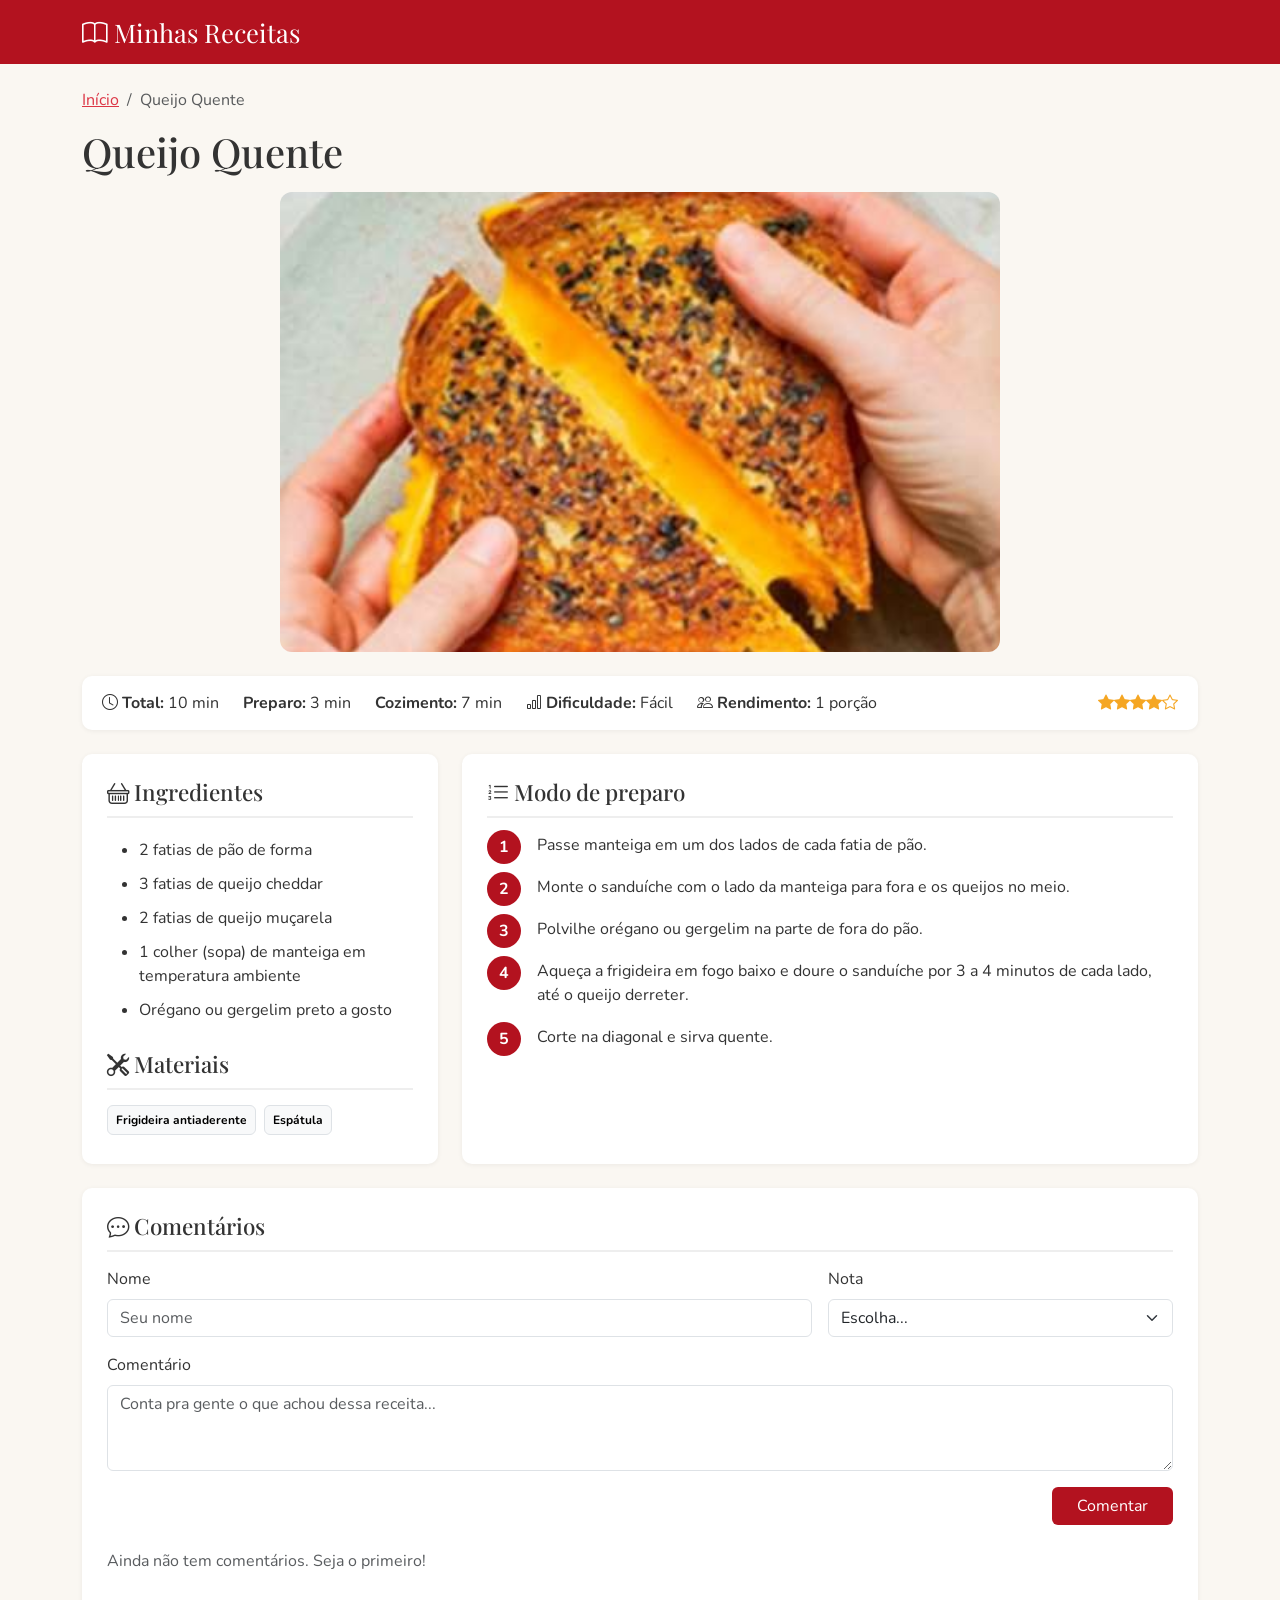
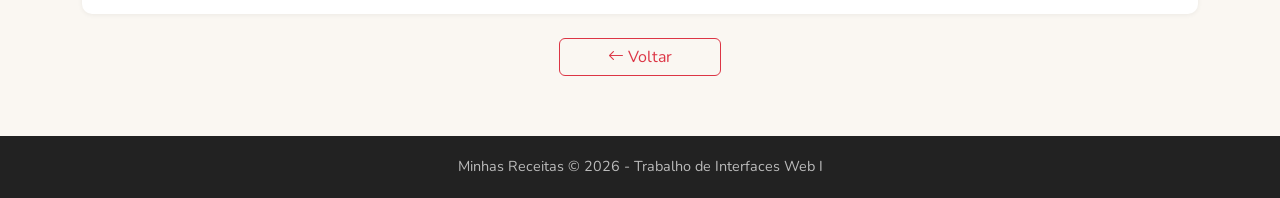
<file: receitas/queijo-quente.html>
<!DOCTYPE html>
<html lang="pt-br">
<head>
  <meta charset="UTF-8">
  <meta name="viewport" content="width=device-width, initial-scale=1.0">
  <title>Queijo Quente - Minhas Receitas</title>
  <link href="https://cdn.jsdelivr.net/npm/bootstrap@5.3.3/dist/css/bootstrap.min.css" rel="stylesheet">
  <link href="https://cdn.jsdelivr.net/npm/bootstrap-icons@1.11.3/font/bootstrap-icons.min.css" rel="stylesheet">
  <link rel="preconnect" href="https://fonts.googleapis.com">
  <link href="https://fonts.googleapis.com/css2?family=Nunito:wght@400;600;700&family=Playfair+Display:wght@700&display=swap" rel="stylesheet">
  <link rel="stylesheet" href="../css/style.css">
</head>
<body data-receita="queijo-quente">

  <nav class="navbar navbar-dark">
    <div class="container">
      <a class="navbar-brand" href="../index.html"><i class="bi bi-book"></i> Minhas Receitas</a>
    </div>
  </nav>

  <main class="container mt-4">

    <nav aria-label="breadcrumb">
      <ol class="breadcrumb">
        <li class="breadcrumb-item"><a href="../index.html" class="text-danger">Início</a></li>
        <li class="breadcrumb-item active" aria-current="page">Queijo Quente</li>
      </ol>
    </nav>

    <h1 class="mb-3">Queijo Quente</h1>

    <img src="../img/queijo-quente.jpg" class="foto-receita mb-4" alt="Queijo Quente">

    <!-- Informações gerais -->
    <div class="barra-info mb-4">
      <div class="row align-items-center">
        <div class="col-md-9">
          <span><i class="bi bi-clock"></i> <strong>Total:</strong> 10 min</span>
          <span><strong>Preparo:</strong> 3 min</span>
          <span><strong>Cozimento:</strong> 7 min</span>
          <span><i class="bi bi-bar-chart"></i> <strong>Dificuldade:</strong> Fácil</span>
          <span><i class="bi bi-people"></i> <strong>Rendimento:</strong> 1 porção</span>
        </div>
        <div class="col-md-3 text-md-end estrelas">
          <i class="bi bi-star-fill"></i><i class="bi bi-star-fill"></i><i class="bi bi-star-fill"></i><i class="bi bi-star-fill"></i><i class="bi bi-star"></i>
        </div>
      </div>
    </div>

    <div class="row g-4">
      <!-- Ingredientes -->
      <div class="col-lg-4">
        <div class="caixa">
          <h3><i class="bi bi-basket"></i> Ingredientes</h3>
            <ul class="lista-ingredientes">
              <li>2 fatias de pão de forma</li>
              <li>3 fatias de queijo cheddar</li>
              <li>2 fatias de queijo muçarela</li>
              <li>1 colher (sopa) de manteiga em temperatura ambiente</li>
              <li>Orégano ou gergelim preto a gosto</li>
            </ul>

          <h3 class="mt-4"><i class="bi bi-tools"></i> Materiais</h3>
          <div>
              <span class="badge text-bg-light border me-1 mb-1 p-2">Frigideira antiaderente</span>
              <span class="badge text-bg-light border me-1 mb-1 p-2">Espátula</span>
          </div>
        </div>
      </div>

      <!-- Modo de preparo -->
      <div class="col-lg-8">
        <div class="caixa">
          <h3><i class="bi bi-list-ol"></i> Modo de preparo</h3>
          <ol class="passos">
              <li>Passe manteiga em um dos lados de cada fatia de pão.</li>
              <li>Monte o sanduíche com o lado da manteiga para fora e os queijos no meio.</li>
              <li>Polvilhe orégano ou gergelim na parte de fora do pão.</li>
              <li>Aqueça a frigideira em fogo baixo e doure o sanduíche por 3 a 4 minutos de cada lado, até o queijo derreter.</li>
              <li>Corte na diagonal e sirva quente.</li>
          </ol>
        </div>
      </div>
    </div>

    <!-- Comentários -->
    <section class="caixa mt-4">
      <h3><i class="bi bi-chat-dots"></i> Comentários</h3>

      <form id="form-comentario" class="mb-4" novalidate>
        <div class="row g-3">
          <div class="col-md-8">
            <label for="nome" class="form-label">Nome</label>
            <input type="text" class="form-control" id="nome" placeholder="Seu nome" required>
            <div class="invalid-feedback">Digite seu nome.</div>
          </div>
          <div class="col-md-4">
            <label for="nota" class="form-label">Nota</label>
            <select class="form-select" id="nota" required>
              <option value="">Escolha...</option>
              <option value="5">5 - Excelente</option>
              <option value="4">4 - Muito boa</option>
              <option value="3">3 - Boa</option>
              <option value="2">2 - Regular</option>
              <option value="1">1 - Ruim</option>
            </select>
            <div class="invalid-feedback">Escolha uma nota.</div>
          </div>
          <div class="col-12">
            <label for="comentario" class="form-label">Comentário</label>
            <textarea class="form-control" id="comentario" rows="3" placeholder="Conta pra gente o que achou dessa receita..." required></textarea>
            <div class="invalid-feedback">Escreva um comentário.</div>
          </div>
          <div class="col-12 text-end">
            <button type="submit" class="btn btn-vermelho px-4">Comentar</button>
          </div>
        </div>
      </form>

      <div id="lista-comentarios"></div>
    </section>

    <div class="text-center mt-4">
      <a href="../index.html" class="btn btn-outline-danger px-5"><i class="bi bi-arrow-left"></i> Voltar</a>
    </div>

  </main>

  <footer>
    <div class="container text-center">
      <p class="mb-0">Minhas Receitas &copy; 2026 - Trabalho de Interfaces Web I</p>
    </div>
  </footer>

  <script src="https://cdn.jsdelivr.net/npm/bootstrap@5.3.3/dist/js/bootstrap.bundle.min.js"></script>
  <script src="../js/comentarios.js"></script>
</body>
</html>
</file>
<file: css/style.css>
/* Estilos do site de receitas */

:root {
  --vermelho: #b3121f;
  --vermelho-escuro: #8c0d17;
  --fundo: #faf7f2;
}

body {
  background-color: var(--fundo);
  font-family: "Nunito", sans-serif;
  color: #333;
}

h1, h2, h3, .navbar-brand {
  font-family: "Playfair Display", serif;
}

/* Barra de navegação */
.navbar {
  background-color: var(--vermelho);
}

.navbar-brand {
  font-size: 1.6rem;
}

/* Topo da página inicial */
.topo {
  padding: 50px 0 30px;
  text-align: center;
}

.topo h1 {
  font-size: 2.8rem;
  font-weight: 700;
}

.topo p {
  color: #777;
}

/* Cards das receitas */
.card-receita {
  border: none;
  border-radius: 12px;
  overflow: hidden;
  box-shadow: 0 2px 8px rgba(0, 0, 0, 0.08);
  transition: transform 0.2s, box-shadow 0.2s;
}

.card-receita:hover {
  transform: translateY(-5px);
  box-shadow: 0 8px 20px rgba(0, 0, 0, 0.15);
}

.card-receita img {
  height: 220px;
  object-fit: cover;
}

.card-receita .card-title {
  font-weight: 700;
}

.info-rapida {
  font-size: 0.9rem;
  color: #888;
}

.btn-abrir {
  background-color: var(--vermelho);
  color: #fff;
  border-radius: 30px;
  padding: 6px 35px;
  font-weight: 600;
}

.btn-abrir:hover {
  background-color: var(--vermelho-escuro);
  color: #fff;
}

/* Página da receita */
.foto-receita {
  display: block;
  width: 100%;
  max-width: 720px;
  margin: 0 auto;
  max-height: 460px;
  object-fit: cover;
  border-radius: 12px;
}

.barra-info {
  background-color: #fff;
  border-radius: 10px;
  padding: 15px 20px;
  box-shadow: 0 1px 5px rgba(0, 0, 0, 0.06);
}

.barra-info span {
  margin-right: 20px;
  display: inline-block;
}

.estrelas {
  color: #f5a623;
}

.caixa {
  background-color: #fff;
  border-radius: 10px;
  padding: 25px;
  box-shadow: 0 1px 5px rgba(0, 0, 0, 0.06);
  height: 100%;
}

.caixa h3 {
  font-size: 1.4rem;
  border-bottom: 2px solid #eee;
  padding-bottom: 10px;
  margin-bottom: 15px;
}

.lista-ingredientes li {
  padding: 5px 0;
}

.subtitulo {
  font-weight: 700;
  color: var(--vermelho);
  margin-top: 10px;
}

.passos {
  list-style: none;
  counter-reset: passo;
  padding-left: 0;
}

.passos li {
  counter-increment: passo;
  position: relative;
  padding: 0 0 18px 50px;
}

.passos li::before {
  content: counter(passo);
  position: absolute;
  left: 0;
  top: -3px;
  width: 34px;
  height: 34px;
  border-radius: 50%;
  background-color: var(--vermelho);
  color: #fff;
  font-weight: 700;
  text-align: center;
  line-height: 34px;
}

.comentario {
  border-left: 4px solid var(--vermelho);
  background-color: #fdfdfd;
  padding: 10px 15px;
  margin-bottom: 12px;
  border-radius: 4px;
}

.comentario small {
  color: #999;
}

.btn-vermelho {
  background-color: var(--vermelho);
  color: #fff;
}

.btn-vermelho:hover {
  background-color: var(--vermelho-escuro);
  color: #fff;
}

footer {
  background-color: #222;
  color: #bbb;
  padding: 20px 0;
  margin-top: 60px;
  font-size: 0.9rem;
}
</file>
